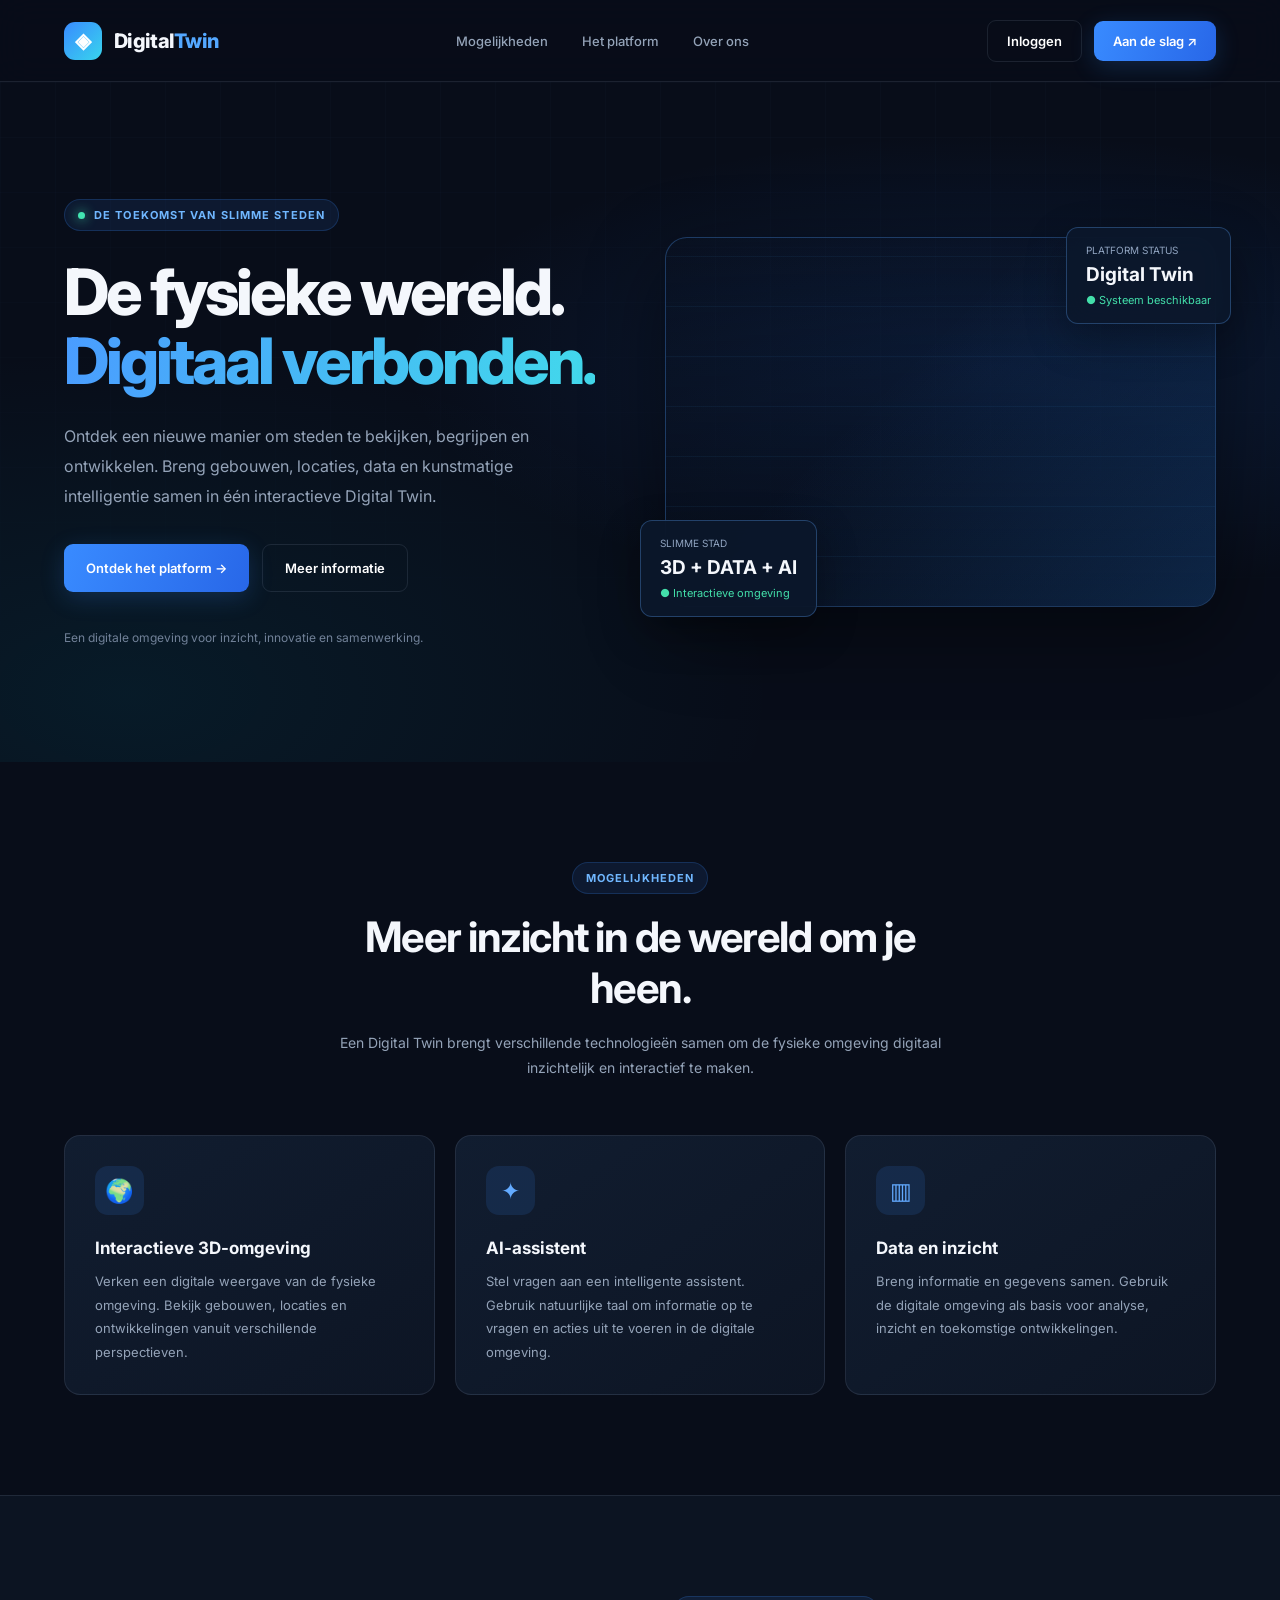
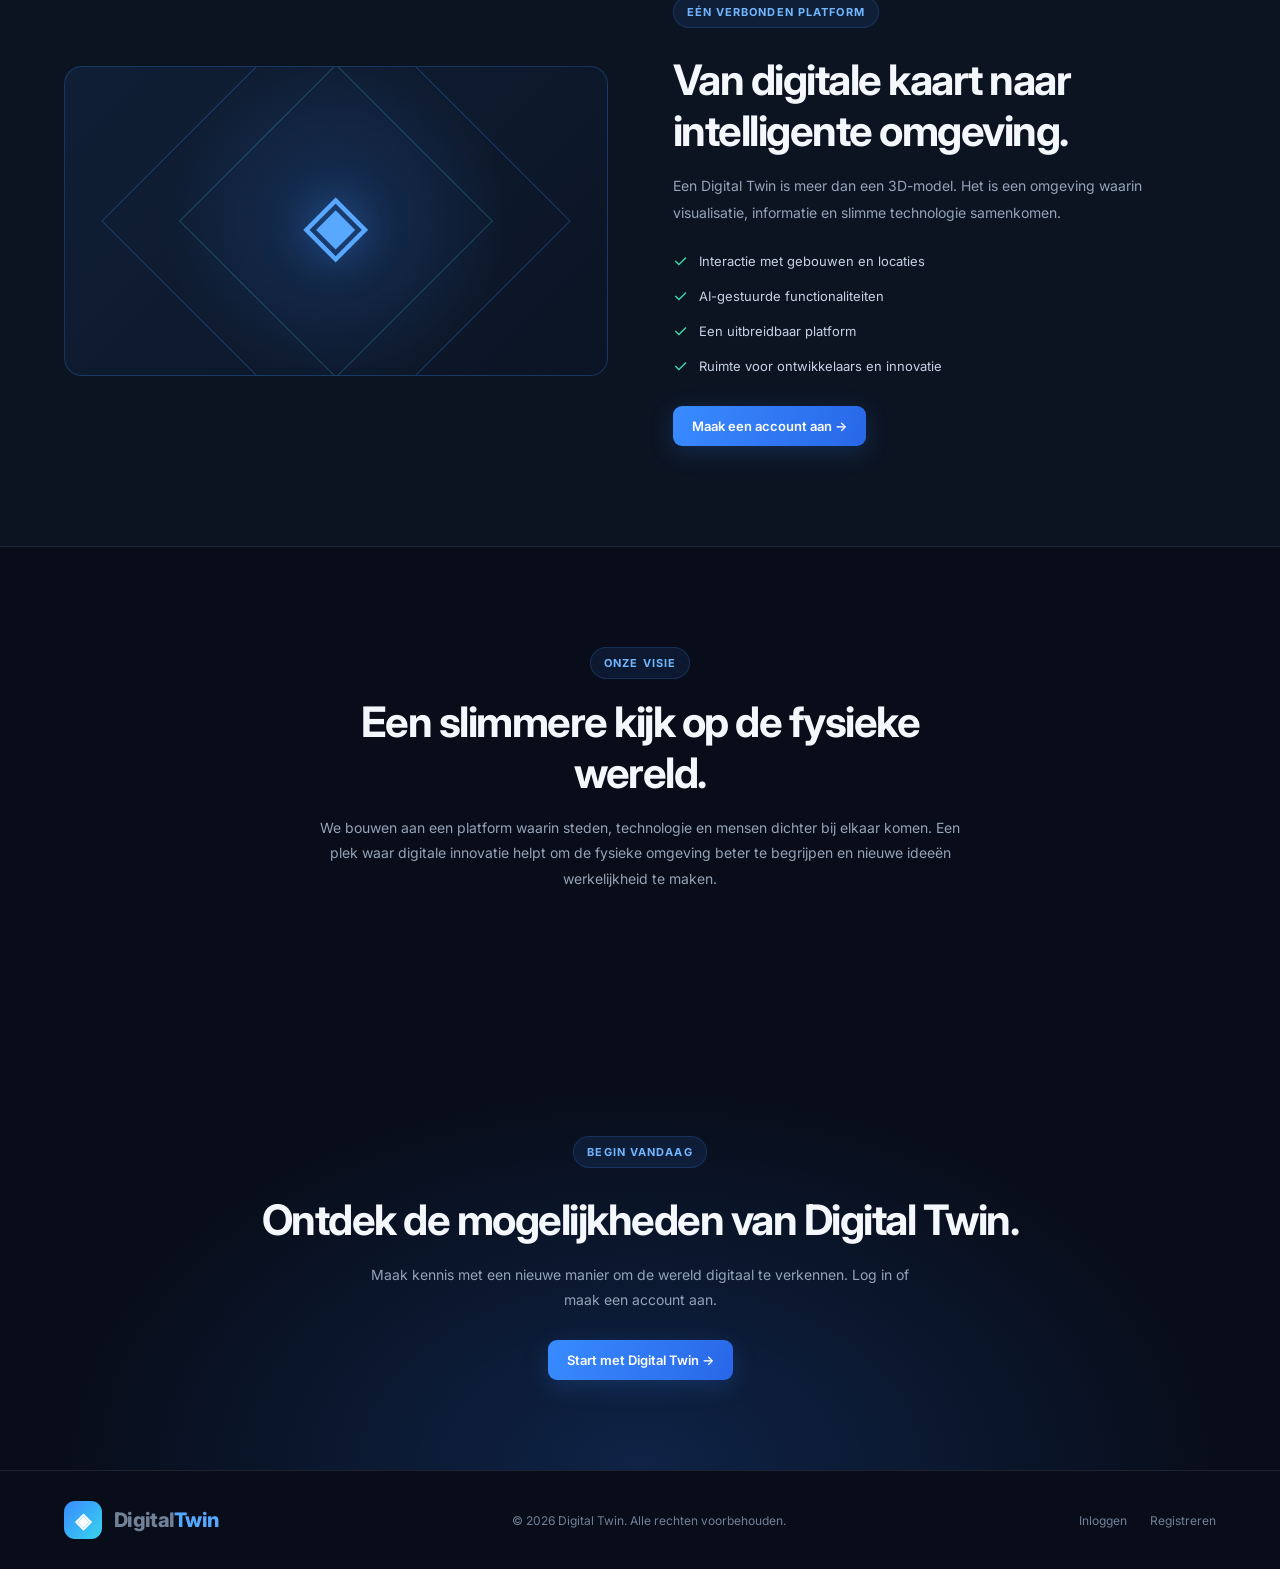
<file: demo/src/main/resources/static/index.html>
<!DOCTYPE html>
<html lang="nl">

<head>
    <meta charset="UTF-8">
    <meta name="viewport" content="width=device-width, initial-scale=1.0">
    <meta name="description" content="Ontdek Digital Twin: een slim platform voor stedelijke visualisatie, data en AI.">
    <title>Digital Twin | Smart City Platform</title>

    <link rel="preconnect" href="https://fonts.googleapis.com">
    <link rel="preconnect" href="https://fonts.gstatic.com" crossorigin>
    <link href="https://fonts.googleapis.com/css2?family=Inter:wght@400;500;600;700;800&display=swap" rel="stylesheet">

    <style>
        :root {
            --background: #080d19;
            --surface: #101a2b;
            --surface-light: #17243a;
            --text: #f4f7fc;
            --muted: #94a3b8;
            --blue: #398bff;
            --cyan: #38d5ed;
            --border: rgba(148, 163, 184, .15);
        }

        * {
            margin: 0;
            padding: 0;
            box-sizing: border-box;
        }

        html {
            scroll-behavior: smooth;
        }

        body {
            font-family: 'Inter', sans-serif;
            background: var(--background);
            color: var(--text);
            overflow-x: hidden;
        }

        a {
            color: inherit;
            text-decoration: none;
        }

        .container {
            width: min(1160px, 90%);
            margin: auto;
        }

        /* NAVIGATION */

        nav {
            height: 82px;
            display: flex;
            align-items: center;
            border-bottom: 1px solid var(--border);
            background: rgba(8, 13, 25, .88);
            position: sticky;
            top: 0;
            z-index: 100;
            backdrop-filter: blur(16px);
        }

        .nav-content {
            display: flex;
            justify-content: space-between;
            align-items: center;
        }

        .logo {
            display: flex;
            align-items: center;
            gap: 12px;
            font-size: 20px;
            font-weight: 800;
            letter-spacing: -.7px;
        }

        .logo-icon {
            width: 38px;
            height: 38px;
            border-radius: 11px;
            display: grid;
            place-items: center;
            background: linear-gradient(135deg, var(--blue), var(--cyan));
            color: white;
            font-size: 21px;
        }

        .nav-links {
            display: flex;
            align-items: center;
            gap: 34px;
            color: var(--muted);
            font-size: 13px;
            font-weight: 500;
        }

        .nav-links a:hover {
            color: white;
        }

        .nav-actions {
            display: flex;
            align-items: center;
            gap: 12px;
        }

        .btn {
            display: inline-flex;
            align-items: center;
            justify-content: center;
            gap: 9px;
            padding: 12px 19px;
            border-radius: 9px;
            font-size: 13px;
            font-weight: 600;
            transition: .2s ease;
            cursor: pointer;
        }

        .btn-outline {
            border: 1px solid var(--border);
            color: white;
        }

        .btn-outline:hover {
            background: var(--surface-light);
        }

        .btn-primary {
            background: linear-gradient(110deg, var(--blue), #2867e8);
            color: white;
            box-shadow: 0 6px 25px rgba(57, 139, 255, .2);
        }

        .btn-primary:hover {
            transform: translateY(-2px);
            box-shadow: 0 9px 30px rgba(57, 139, 255, .35);
        }

        /* HERO */

        .hero {
            min-height: 680px;
            display: flex;
            align-items: center;
            position: relative;
            overflow: hidden;
            background:
                radial-gradient(ellipse at 78% 42%, rgba(30, 105, 220, .17), transparent 42%),
                radial-gradient(ellipse at 10% 90%, rgba(0, 190, 220, .08), transparent 40%);
        }

        .hero::before {
            content: "";
            position: absolute;
            inset: 0;
            opacity: .13;
            background-image:
                linear-gradient(rgba(90, 145, 210, .2) 1px, transparent 1px),
                linear-gradient(90deg, rgba(90, 145, 210, .2) 1px, transparent 1px);
            background-size: 55px 55px;
            mask-image: linear-gradient(to bottom, black, transparent);
            pointer-events: none;
        }

        .hero-content {
            display: grid;
            grid-template-columns: 1fr 1fr;
            align-items: center;
            gap: 50px;
            position: relative;
            z-index: 1;
            padding: 80px 0;
        }

        .eyebrow {
            display: inline-flex;
            align-items: center;
            gap: 9px;
            color: #70b7ff;
            background: rgba(57, 139, 255, .1);
            border: 1px solid rgba(57, 139, 255, .2);
            border-radius: 30px;
            padding: 8px 13px;
            font-size: 11px;
            font-weight: 700;
            letter-spacing: 1.1px;
            text-transform: uppercase;
            margin-bottom: 26px;
        }

        .pulse {
            width: 7px;
            height: 7px;
            background: #42e6b2;
            border-radius: 50%;
            box-shadow: 0 0 12px #42e6b2;
        }

        h1 {
            font-size: clamp(42px, 5vw, 66px);
            line-height: 1.08;
            letter-spacing: -3px;
            font-weight: 800;
            margin-bottom: 25px;
        }

        h1 span {
            background: linear-gradient(100deg, #4a9cff, #42d9eb);
            -webkit-background-clip: text;
            background-clip: text;
            color: transparent;
        }

        .hero-description {
            color: var(--muted);
            font-size: 16px;
            line-height: 1.9;
            max-width: 510px;
            margin-bottom: 32px;
        }

        .hero-buttons {
            display: flex;
            flex-wrap: wrap;
            gap: 13px;
            margin-bottom: 38px;
        }

        .hero-buttons .btn {
            padding: 15px 22px;
        }

        .hero-note {
            color: #718198;
            font-size: 12px;
        }

        /* HERO VISUAL */

        .visual {
            position: relative;
            min-height: 420px;
            display: flex;
            align-items: center;
            justify-content: center;
        }

        .city-image {
            position: relative;
            width: 100%;
            height: 370px;
            border-radius: 22px;
            overflow: hidden;
            border: 1px solid rgba(79, 160, 255, .3);
            background:
                linear-gradient(180deg, rgba(8, 17, 33, .05), rgba(8, 17, 33, .55)),
                url("https://images.unsplash.com/photo-1519501025264-65ba15a82390?auto=format&fit=crop&w=1200&q=85") center/cover;
            box-shadow: 0 25px 80px rgba(0, 0, 0, .45);
        }

        .city-image::after {
            content: "";
            position: absolute;
            inset: 0;
            background:
                linear-gradient(135deg, transparent 40%, rgba(39, 139, 255, .18)),
                repeating-linear-gradient(0deg, transparent 0 49px, rgba(65, 170, 255, .12) 50px);
        }

        .data-card {
            position: absolute;
            z-index: 2;
            background: rgba(12, 24, 43, .91);
            backdrop-filter: blur(15px);
            border: 1px solid rgba(94, 166, 255, .3);
            border-radius: 12px;
            padding: 16px 19px;
            box-shadow: 0 15px 40px rgba(0, 0, 0, .3);
        }

        .data-card small {
            display: block;
            color: #91a5c1;
            font-size: 10px;
            margin-bottom: 7px;
        }

        .data-card strong {
            font-size: 19px;
        }

        .data-card.top {
            top: 15px;
            right: -15px;
        }

        .data-card.bottom {
            bottom: 15px;
            left: -25px;
        }

        .data-card .status {
            color: #43dfaa;
            font-size: 11px;
            margin-top: 7px;
        }

        /* FEATURES */

        section {
            padding: 100px 0;
        }

        .section-heading {
            text-align: center;
            max-width: 650px;
            margin: 0 auto 55px;
        }

        .section-heading .eyebrow {
            margin-bottom: 17px;
        }

        h2 {
            font-size: clamp(29px, 4vw, 42px);
            letter-spacing: -1.5px;
            margin-bottom: 17px;
        }

        .section-heading p {
            color: var(--muted);
            line-height: 1.8;
            font-size: 14px;
        }

        .features {
            display: grid;
            grid-template-columns: repeat(3, 1fr);
            gap: 20px;
        }

        .feature-card {
            background: linear-gradient(145deg, #111d30, #0d1524);
            border: 1px solid var(--border);
            border-radius: 16px;
            padding: 30px;
            transition: .25s ease;
        }

        .feature-card:hover {
            transform: translateY(-5px);
            border-color: rgba(57, 139, 255, .5);
        }

        .feature-icon {
            width: 49px;
            height: 49px;
            display: grid;
            place-items: center;
            border-radius: 13px;
            background: rgba(57, 139, 255, .13);
            color: #63aaff;
            font-size: 23px;
            margin-bottom: 23px;
        }

        .feature-card h3 {
            font-size: 17px;
            margin-bottom: 12px;
        }

        .feature-card p {
            color: var(--muted);
            font-size: 13px;
            line-height: 1.8;
        }

        /* PLATFORM */

        .platform {
            background: #0c1422;
            border-top: 1px solid var(--border);
            border-bottom: 1px solid var(--border);
        }

        .platform-content {
            display: grid;
            grid-template-columns: 1fr 1fr;
            align-items: center;
            gap: 65px;
        }

        .platform-visual {
            min-height: 310px;
            border-radius: 18px;
            border: 1px solid rgba(57, 139, 255, .25);
            background:
                radial-gradient(circle at 50% 50%, rgba(57, 139, 255, .2), transparent 55%),
                linear-gradient(135deg, #101f36, #0b1424);
            display: grid;
            place-items: center;
            position: relative;
            overflow: hidden;
        }

        .platform-visual::before {
            content: "";
            position: absolute;
            width: 330px;
            height: 330px;
            border: 1px solid rgba(57, 139, 255, .3);
            transform: rotate(45deg);
        }

        .platform-visual::after {
            content: "";
            position: absolute;
            width: 220px;
            height: 220px;
            border: 1px solid rgba(56, 213, 237, .25);
            transform: rotate(45deg);
        }

        .platform-symbol {
            font-size: 85px;
            color: #58a8ff;
            z-index: 1;
            text-shadow: 0 0 40px rgba(57, 139, 255, .5);
        }

        .platform-text p {
            color: var(--muted);
            font-size: 14px;
            line-height: 1.9;
            margin-bottom: 25px;
        }

        .platform-list {
            list-style: none;
            display: grid;
            gap: 15px;
            margin-bottom: 30px;
        }

        .platform-list li {
            color: #c6d2e4;
            font-size: 13px;
            display: flex;
            align-items: center;
            gap: 11px;
        }

        .check {
            color: #40d9ad;
            font-size: 17px;
        }

        /* CTA */

        .cta {
            text-align: center;
            padding: 90px 25px;
            background:
                radial-gradient(ellipse at 50% 100%, rgba(39, 123, 255, .2), transparent 65%);
        }

        .cta p {
            color: var(--muted);
            font-size: 14px;
            line-height: 1.8;
            max-width: 550px;
            margin: 0 auto 28px;
        }

        /* FOOTER */

        footer {
            border-top: 1px solid var(--border);
            padding: 30px 0;
        }

        .footer-content {
            display: flex;
            align-items: center;
            justify-content: space-between;
            gap: 20px;
            color: #718198;
            font-size: 12px;
        }

        .footer-links {
            display: flex;
            gap: 23px;
        }

        .footer-links a:hover {
            color: white;
        }

        /* MOBILE */

        @media (max-width: 850px) {
            .nav-links {
                display: none;
            }

            .hero-content,
            .platform-content {
                grid-template-columns: 1fr;
            }

            .hero-content {
                gap: 20px;
            }

            .visual {
                min-height: 350px;
            }

            .features {
                grid-template-columns: 1fr;
            }

            .platform-content {
                gap: 35px;
            }
        }

        @media (max-width: 520px) {
            nav {
                height: 70px;
            }

            .logo {
                font-size: 16px;
            }

            .nav-actions {
                gap: 7px;
            }

            .nav-actions .btn {
                padding: 10px 12px;
                font-size: 11px;
            }

            .hero-content {
                padding: 65px 0;
            }

            h1 {
                letter-spacing: -2px;
            }

            .city-image {
                height: 280px;
            }

            .data-card.top {
                right: -5px;
            }

            .data-card.bottom {
                left: -5px;
            }

            section {
                padding: 70px 0;
            }

            .footer-content {
                flex-direction: column;
                text-align: center;
            }
        }
    </style>
</head>

<body>

    <!-- NAVIGATION -->
    <nav>
        <div class="container nav-content">

            <a href="/" class="logo">
                <div class="logo-icon">◈</div>
                <span>Digital<span style="color:#54a8ff">Twin</span></span>
            </a>

            <div class="nav-links">
                <a href="#mogelijkheden">Mogelijkheden</a>
                <a href="#platform">Het platform</a>
                <a href="#over">Over ons</a>
            </div>

            <div class="nav-actions">
                <a href="/login.html" class="btn btn-outline">Inloggen</a>
                <a href="/register.html" class="btn btn-primary">Aan de slag ↗</a>
            </div>

        </div>
    </nav>

    <!-- HERO -->
    <header class="hero">
        <div class="container hero-content">

            <div>
                <div class="eyebrow">
                    <span class="pulse"></span>
                    De toekomst van slimme steden
                </div>

                <h1>
                    De fysieke wereld.
                    <span>Digitaal verbonden.</span>
                </h1>

                <p class="hero-description">
                    Ontdek een nieuwe manier om steden te bekijken,
                    begrijpen en ontwikkelen. Breng gebouwen, locaties,
                    data en kunstmatige intelligentie samen in één
                    interactieve Digital Twin.
                </p>

                <div class="hero-buttons">
                    <a href="/register.html" class="btn btn-primary">
                        Ontdek het platform →
                    </a>

                    <a href="#mogelijkheden" class="btn btn-outline">
                        Meer informatie
                    </a>
                </div>

                <div class="hero-note">
                    Een digitale omgeving voor inzicht, innovatie en samenwerking.
                </div>
            </div>

            <div class="visual">
                <div class="city-image"></div>

                <div class="data-card top">
                    <small>PLATFORM STATUS</small>
                    <strong>Digital Twin</strong>
                    <div class="status">● Systeem beschikbaar</div>
                </div>

                <div class="data-card bottom">
                    <small>SLIMME STAD</small>
                    <strong>3D + DATA + AI</strong>
                    <div class="status">● Interactieve omgeving</div>
                </div>
            </div>

        </div>
    </header>

    <!-- FEATURES -->
    <section id="mogelijkheden">
        <div class="container">

            <div class="section-heading">
                <div class="eyebrow">Mogelijkheden</div>
                <h2>Meer inzicht in de wereld om je heen.</h2>
                <p>
                    Een Digital Twin brengt verschillende technologieën
                    samen om de fysieke omgeving digitaal inzichtelijk
                    en interactief te maken.
                </p>
            </div>

            <div class="features">

                <article class="feature-card">
                    <div class="feature-icon">🌍</div>
                    <h3>Interactieve 3D-omgeving</h3>
                    <p>
                        Verken een digitale weergave van de fysieke
                        omgeving. Bekijk gebouwen, locaties en
                        ontwikkelingen vanuit verschillende perspectieven.
                    </p>
                </article>

                <article class="feature-card">
                    <div class="feature-icon">✦</div>
                    <h3>AI-assistent</h3>
                    <p>
                        Stel vragen aan een intelligente assistent.
                        Gebruik natuurlijke taal om informatie op te
                        vragen en acties uit te voeren in de digitale omgeving.
                    </p>
                </article>

                <article class="feature-card">
                    <div class="feature-icon">▥</div>
                    <h3>Data en inzicht</h3>
                    <p>
                        Breng informatie en gegevens samen.
                        Gebruik de digitale omgeving als basis voor
                        analyse, inzicht en toekomstige ontwikkelingen.
                    </p>
                </article>

            </div>
        </div>
    </section>

    <!-- PLATFORM -->
    <section class="platform" id="platform">
        <div class="container platform-content">

            <div class="platform-visual">
                <div class="platform-symbol">◈</div>
            </div>

            <div class="platform-text">
                <div class="eyebrow">Eén verbonden platform</div>

                <h2>Van digitale kaart naar intelligente omgeving.</h2>

                <p>
                    Een Digital Twin is meer dan een 3D-model.
                    Het is een omgeving waarin visualisatie, informatie
                    en slimme technologie samenkomen.
                </p>

                <ul class="platform-list">
                    <li><span class="check">✓</span> Interactie met gebouwen en locaties</li>
                    <li><span class="check">✓</span> AI-gestuurde functionaliteiten</li>
                    <li><span class="check">✓</span> Een uitbreidbaar platform</li>
                    <li><span class="check">✓</span> Ruimte voor ontwikkelaars en innovatie</li>
                </ul>

                <a href="/register.html" class="btn btn-primary">
                    Maak een account aan →
                </a>
            </div>

        </div>
    </section>

    <!-- ABOUT -->
    <section id="over">
        <div class="container section-heading">
            <div class="eyebrow">Onze visie</div>
            <h2>Een slimmere kijk op de fysieke wereld.</h2>
            <p>
                We bouwen aan een platform waarin steden, technologie
                en mensen dichter bij elkaar komen. Een plek waar
                digitale innovatie helpt om de fysieke omgeving beter
                te begrijpen en nieuwe ideeën werkelijkheid te maken.
            </p>
        </div>
    </section>

    <!-- CTA -->
    <section class="cta">
        <div class="container">
            <div class="eyebrow">Begin vandaag</div>
            <h2>Ontdek de mogelijkheden van Digital Twin.</h2>

            <p>
                Maak kennis met een nieuwe manier om de wereld digitaal
                te verkennen. Log in of maak een account aan.
            </p>

            <a href="/register.html" class="btn btn-primary">
                Start met Digital Twin →
            </a>
        </div>
    </section>

    <!-- FOOTER -->
    <footer>
        <div class="container footer-content">

            <a href="/" class="logo">
                <div class="logo-icon">◈</div>
                <span>Digital<span style="color:#54a8ff">Twin</span></span>
            </a>

            <span>© 2026 Digital Twin. Alle rechten voorbehouden.</span>

            <div class="footer-links">
                <a href="/login.html">Inloggen</a>
                <a href="/register.html">Registreren</a>
            </div>

        </div>
    </footer>

</body>

</html>
</file>
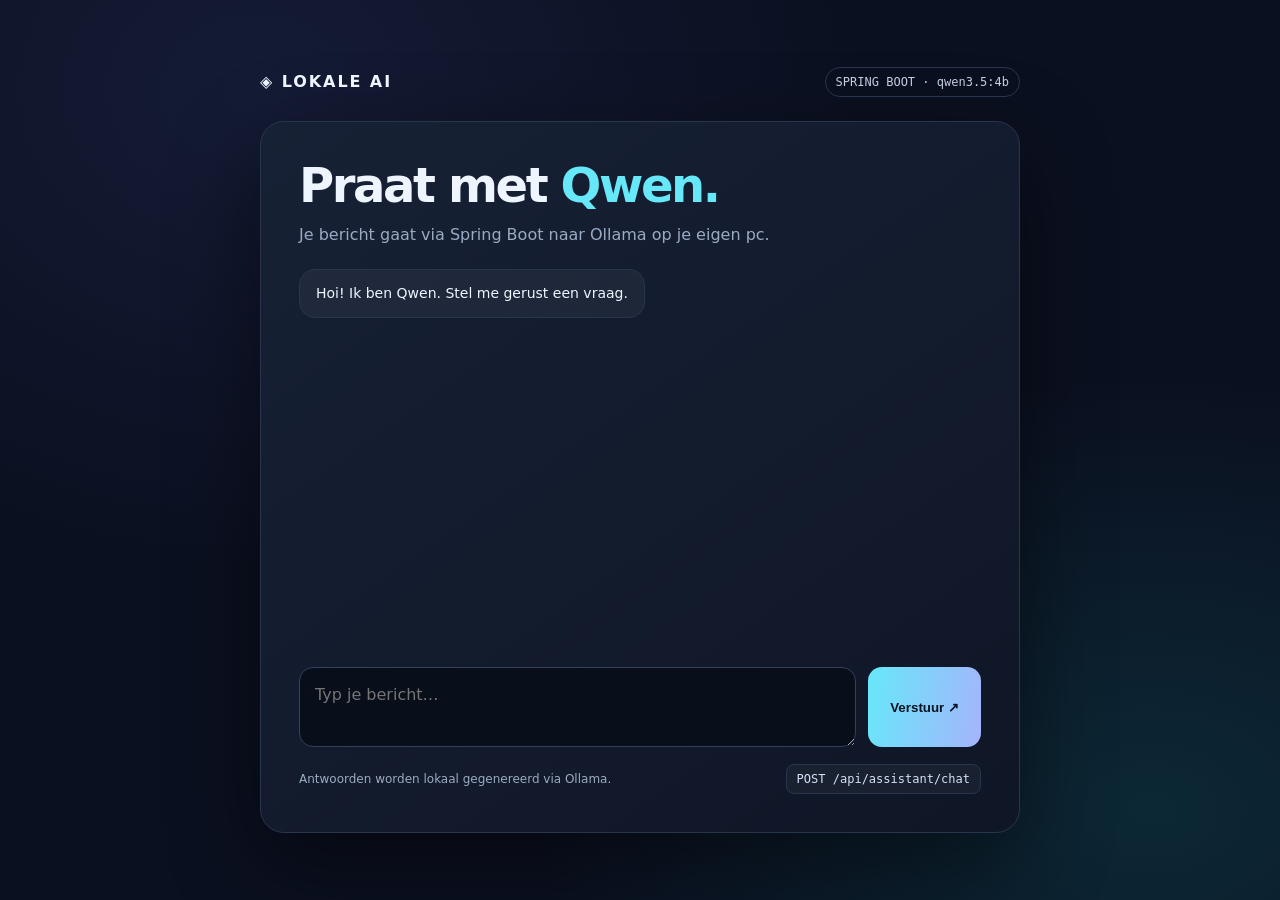
<file: demo/src/main/resources/static/test.html>
<!doctype html>
<html lang="nl">

<head>
    <meta charset="utf-8">
    <meta name="viewport" content="width=device-width,initial-scale=1">
    <title>Praat met Qwen</title>
    <style>
        :root {
            color-scheme: dark;
            --bg: #0b1020;
            --line: #29354d;
            --text: #eff5ff;
            --muted: #9baac3;
            --cyan: #67e8f9
        }

        * {
            box-sizing: border-box
        }

        body {
            margin: 0;
            min-height: 100vh;
            display: grid;
            place-items: center;
            padding: 24px;
            background: radial-gradient(ellipse at 20% 10%, #3b4c9130, transparent 42%), radial-gradient(ellipse at 90% 90%, #13a6a529, transparent 38%), var(--bg);
            font: 16px/1.5 Inter, system-ui, sans-serif;
            color: var(--text)
        }

        main {
            width: min(100%, 760px)
        }

        header {
            display: flex;
            justify-content: space-between;
            align-items: center;
            margin-bottom: 24px
        }

        .brand {
            font-weight: 800;
            letter-spacing: .12em
        }

        .tag,
        code {
            font: 12px ui-monospace, monospace;
            color: #c3cde0;
            border: 1px solid var(--line);
            padding: 7px 10px;
            border-radius: 99px
        }

        .card {
            border: 1px solid var(--line);
            border-radius: 24px;
            background: linear-gradient(145deg, #172135, #0f1626);
            padding: clamp(22px, 5vw, 38px);
            box-shadow: 0 30px 90px #0007
        }

        h1 {
            font-size: clamp(32px, 6vw, 48px);
            letter-spacing: -.05em;
            line-height: 1.08;
            margin: 0 0 12px
        }

        h1 span {
            color: var(--cyan)
        }

        p {
            margin: 0;
            color: var(--muted)
        }

        .messages {
            height: min(48vh, 420px);
            min-height: 220px;
            overflow: auto;
            display: flex;
            flex-direction: column;
            gap: 12px;
            padding: 22px 0
        }

        .bubble {
            max-width: 88%;
            padding: 13px 16px;
            border-radius: 16px;
            white-space: pre-wrap;
            overflow-wrap: anywhere;
            font-size: 14px
        }

        .assistant {
            align-self: flex-start;
            background: #ffffff0b;
            border: 1px solid var(--line)
        }

        .user {
            align-self: flex-end;
            background: #67e8f91b;
            border: 1px solid #67e8f941
        }

        .error {
            color: #fda4af;
            border-color: #fb718555
        }

        .form {
            display: flex;
            gap: 12px
        }

        .form textarea {
            flex: 1;
            resize: vertical;
            min-height: 58px;
            max-height: 160px;
            border: 1px solid #34415b;
            border-radius: 14px;
            background: #080e1a;
            color: var(--text);
            padding: 15px;
            font: inherit;
            outline: none
        }

        .form textarea:focus {
            border-color: var(--cyan)
        }

        button {
            border: 0;
            border-radius: 14px;
            padding: 0 22px;
            background: linear-gradient(100deg, var(--cyan), #a5b4fc);
            font-weight: 800;
            color: #091321;
            cursor: pointer
        }

        button:disabled {
            opacity: .65;
            cursor: wait
        }

        .foot {
            display: flex;
            justify-content: space-between;
            align-items: center;
            gap: 12px;
            margin-top: 17px;
            color: var(--muted);
            font-size: 12px
        }

        .foot code {
            border-radius: 8px;
            color: #d5e1f7;
            background: #ffffff0a
        }

        @media(max-width:560px) {

            header,
            .foot {
                align-items: flex-start;
                gap: 10px;
                flex-direction: column
            }

            .form {
                flex-direction: column
            }

            .form button {
                height: 52px
            }
        }
    </style>
</head>

<body>
    <main>
        <header>
            <div class="brand">◈ LOKALE AI</div><span class="tag">SPRING BOOT · qwen3.5:4b</span>
        </header>
        <section class="card">
            <h1>Praat met <span>Qwen.</span></h1>
            <p>Je bericht gaat via Spring Boot naar Ollama op je eigen pc.</p>
            <div id="messages" class="messages" aria-live="polite">
                <div class="bubble assistant">Hoi! Ik ben Qwen. Stel me gerust een vraag.</div>
            </div>
            <form id="form" class="form"><label for="message" hidden>Jouw bericht</label><textarea id="message"
                    maxlength="4000" rows="2" placeholder="Typ je bericht…" required></textarea><button id="send"
                    type="submit">Verstuur ↗</button></form>
            <div class="foot"><span>Antwoorden worden lokaal gegenereerd via
                    Ollama.</span><code>POST /api/assistant/chat</code></div>
        </section>
    </main>
    <script>
        const form = document.querySelector('#form');
        const input = document.querySelector('#message');
        const messages = document.querySelector('#messages');
        const send = document.querySelector('#send');

        function add(text, kind) {
            const el = document.createElement('div');
            el.className = 'bubble ' + kind;
            el.textContent = text;
            messages.append(el);
            messages.scrollTop = messages.scrollHeight;
            return el;
        }

        function describeActions(actions) {

            if (!actions || actions.length === 0) {
                return 'Ik heb geen acties uitgevoerd.';
            }

            return actions.map(action => {

                switch (action.type) {

                    case 'zoom_to_location':
                        return 'Ik zoom de kaart in naar latitude ' +
                            action.parameters.latitude +
                            ', longitude ' +
                            action.parameters.longitude + '.';

                    default:
                        return 'Actie uitgevoerd: ' + action.type;
                }

            }).join('\n');
        }

        function executeAction(action) {
            switch (action.type) {
                case 'zoom_to_location': {
                    const { latitude, longitude, height } = action.parameters;

                    console.log("Voer de functie uit");

                    break;
                }

                default:
                    console.warn('Onbekende actie:', action.type);
            }
        }

        form.addEventListener('submit', async (e) => {

            e.preventDefault();

            const message = input.value.trim();

            if (!message) return;

            add(message, 'user');

            input.value = '';
            send.disabled = true;
            send.textContent = 'Qwen denkt…';

            const reply = add('Even nadenken…', 'assistant');

            try {

                const response = await fetch(
                    '/api/assistant/chat',
                    {
                        method: 'POST',
                        headers: {
                            'Content-Type': 'application/json'
                        },
                        body: JSON.stringify({ message })
                    }
                );

                const data = await response.json();

                if (!response.ok) {
                    throw new Error(
                        data.detail ||
                        data.message ||
                        'Er is iets misgegaan.'
                    );
                }

                reply.textContent = data.answer?.trim() || describeActions(data.actions);

                // Voer alle goedgekeurde acties uit
                if (Array.isArray(data.actions)) {
                    data.actions.forEach(executeAction);
                }

            } catch (error) {

                reply.classList.add('error');
                reply.textContent = error.message;

            } finally {

                send.disabled = false;
                send.textContent = 'Verstuur';
                input.focus();
            }
        });
    </script>
</body>

</html>
</file>
